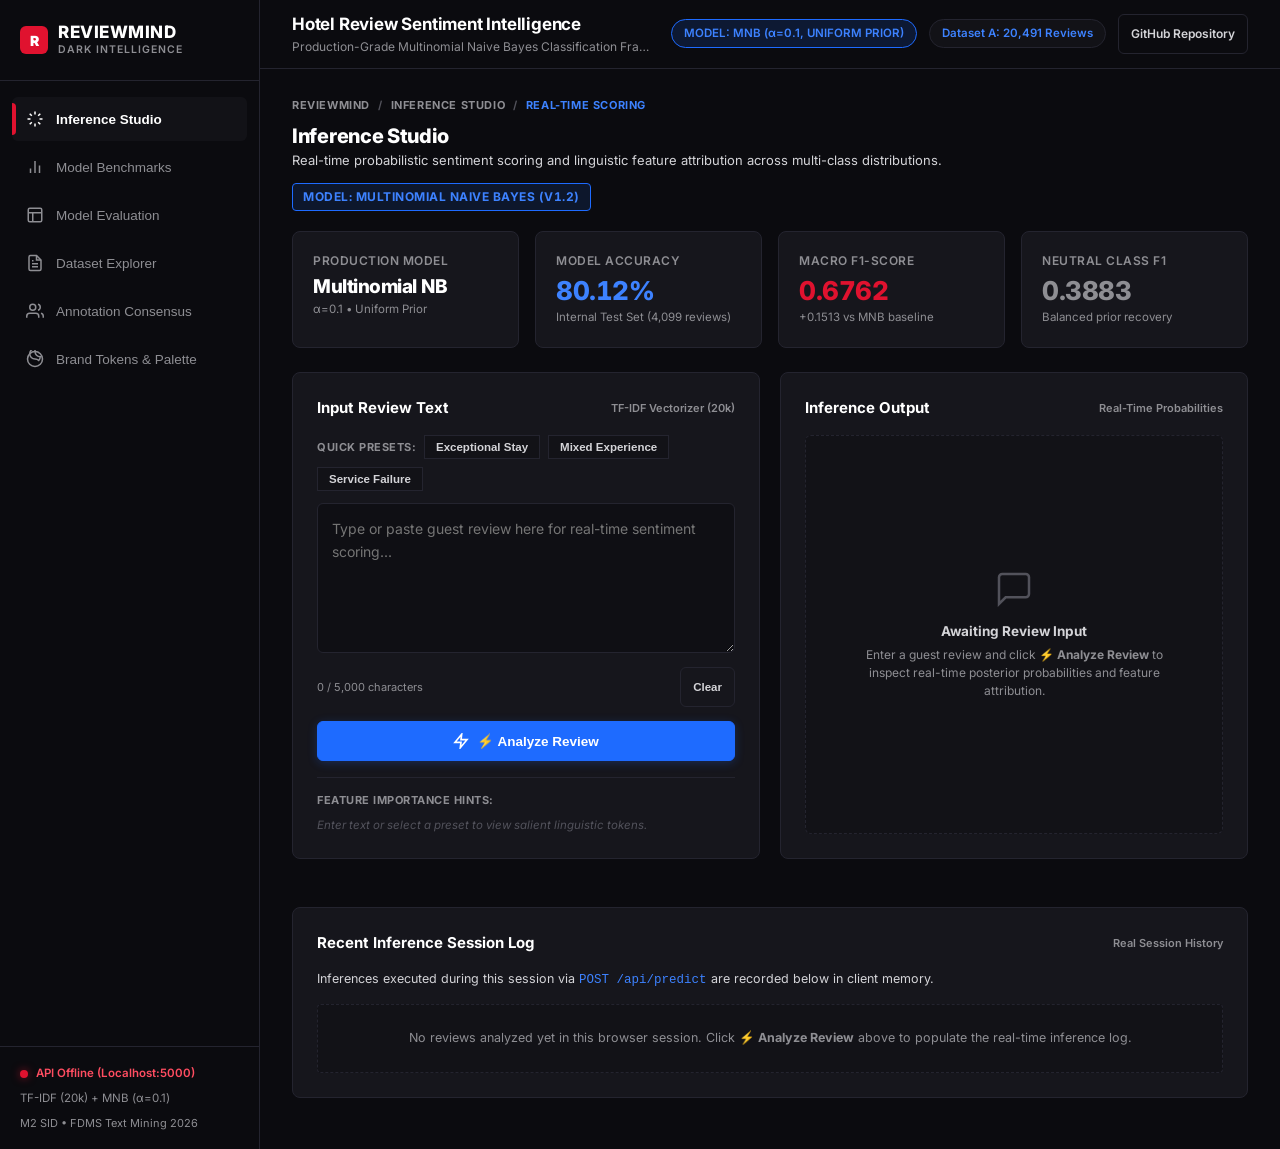
<file: index.html>
<!DOCTYPE html>
<html lang="en">
<head>
  <meta charset="UTF-8">
  <meta http-equiv="refresh" content="0; url=web/index.html">
  <title>ReviewMind — Dark Intelligence</title>
  <script>
    window.location.href = "web/index.html";
  </script>
</head>
<body style="background-color: #0B0B0F; color: #FFFFFF; font-family: sans-serif; display: flex; align-items: center; justify-content: center; height: 100vh; margin: 0;">
  <p>Redirecting to <a href="web/index.html" style="color: #1E6BFF;">ReviewMind Dashboard</a>...</p>
</body>
</html>
</file>
<file: web/styles/theme.css>
/* ==========================================================================
   ReviewMind — DARK INTELLIGENCE Design System & Responsive Framework
   Exact Brand Palette:
     BLACK : #0B0B0F (~75% Dominant Surface)
     BLUE  : #1E6BFF (~15% Secondary Accent)
     RED   : #E0122F (~10% Complementary Accent)
     NEUTRAL GRAY: #8E8E93 (Readable metadata, neutral sentiment)
     WHITE : #FFFFFF (Primary high-contrast text)
   WCAG 2.1 AA Compliance Verified.
   ========================================================================== */

:root {
  /* Brand Core Hex Codes */
  --rm-black: #0B0B0F;
  --rm-blue: #1E6BFF;
  --rm-blue-hover: #1657D9;
  --rm-red: #E0122F;
  --rm-red-hover: #C00F27;

  /* WCAG AA High-Contrast Text Variants for Small Elements on Dark */
  --rm-red-accessible: #FF4D61;
  --rm-blue-accessible: #3D82FF;

  /* Neutral Tone Tokens */
  --rm-gray-muted: #8E8E93;
  --rm-gray-subtle: #52525B;
  --rm-white: #FFFFFF;

  /* Surfaces & Structural Hierarchy */
  --rm-bg-main: #0B0B0F;
  --rm-bg-sidebar: #0B0B0F;
  --rm-bg-surface: #121217;
  --rm-bg-card: #16161C;
  --rm-bg-card-hover: #1B1B23;
  --rm-bg-input: #0F0F14;
  --rm-bg-elevated: #1F1F28;

  /* Borders & Dividers */
  --rm-border-default: #24242F;
  --rm-border-subtle: #1C1C24;
  --rm-border-focus: #1E6BFF;
  --rm-border-active: #E0122F;

  /* Typography */
  --rm-text-primary: #FFFFFF;
  --rm-text-secondary: #D4D4D8;
  --rm-text-muted: #8E8E93;
  --rm-text-dim: #52525B;

  /* Interactive Elements */
  --rm-btn-primary-bg: #E0122F;
  --rm-btn-primary-hover: #C00F27;
  --rm-btn-primary-text: #FFFFFF;

  --rm-btn-secondary-bg: #1E6BFF;
  --rm-btn-secondary-hover: #1657D9;
  --rm-btn-secondary-text: #FFFFFF;

  --rm-link-color: #1E6BFF;
  --rm-link-hover: #4D8BFF;

  --rm-nav-active: #E0122F;
  --rm-nav-hover: #1E6BFF;

  /* Sentiment Status Classes */
  --rm-sentiment-pos: #1E6BFF;
  --rm-sentiment-pos-bg: rgba(30, 107, 255, 0.12);
  --rm-sentiment-neu: #8E8E93;
  --rm-sentiment-neu-bg: rgba(142, 142, 147, 0.12);
  --rm-sentiment-neg: #E0122F;
  --rm-sentiment-neg-bg: rgba(224, 18, 47, 0.12);

  /* Fluid Spacing & Dimensions */
  --sidebar-width: 260px;
  --topbar-height: 64px;
  --space-xxs: 4px;
  --space-xs: 8px;
  --space-sm: 12px;
  --space-md: 16px;
  --space-lg: 24px;
  --space-xl: 32px;
  --radius-sm: 4px;
  --radius-md: 6px;
  --radius-lg: 8px;
}

/* Base Document Reset */
*, *::before, *::after {
  box-sizing: border-box;
  margin: 0;
  padding: 0;
}

html {
  font-size: 16px;
  -webkit-text-size-adjust: 100%;
}

body {
  background-color: var(--rm-bg-main);
  color: var(--rm-text-primary);
  font-family: 'Inter', -apple-system, BlinkMacSystemFont, 'Segoe UI', Roboto, sans-serif;
  line-height: 1.5;
  -webkit-font-smoothing: antialiased;
  min-height: 100vh;
  overflow-x: hidden;
}

/* Accessibility Focus Visible */
:focus-visible {
  outline: 2px solid var(--rm-blue);
  outline-offset: 2px;
}

button:focus-visible,
a:focus-visible,
input:focus-visible,
textarea:focus-visible {
  outline: 2px solid var(--rm-blue);
  outline-offset: 2px;
}

/* Tabular Numbers for Numerical and Metric Consistency */
.stat-value,
.benchmark-table,
.matrix-table,
.badge-sentiment,
.confidence-val,
.code-num {
  font-variant-numeric: tabular-nums;
}

/* Screen Reader Utility */
.sr-only {
  position: absolute;
  width: 1px;
  height: 1px;
  padding: 0;
  margin: -1px;
  overflow: hidden;
  clip: rect(0, 0, 0, 0);
  white-space: nowrap;
  border: 0;
}

/* ==========================================================================
   LAYOUT STRUCTURE
   ========================================================================== */
.app-container {
  display: flex;
  min-height: 100vh;
  position: relative;
  width: 100%;
}

/* Mobile Backdrop */
.sidebar-backdrop {
  position: fixed;
  top: 0;
  left: 0;
  right: 0;
  bottom: 0;
  background-color: rgba(11, 11, 15, 0.78);
  backdrop-filter: blur(4px);
  -webkit-backdrop-filter: blur(4px);
  z-index: 998;
  opacity: 0;
  pointer-events: none;
  transition: opacity 0.25s ease;
}

.sidebar-backdrop.active {
  opacity: 1;
  pointer-events: auto;
}

/* SIDEBAR */
.sidebar {
  width: var(--sidebar-width);
  background-color: var(--rm-bg-sidebar);
  border-right: 1px solid var(--rm-border-default);
  display: flex;
  flex-direction: column;
  flex-shrink: 0;
  z-index: 999;
}

.main-content {
  flex: 1;
  min-width: 0; /* Critical: allows flex children to shrink below content width */
  background-color: var(--rm-bg-main);
  display: flex;
  flex-direction: column;
  overflow-y: auto;
}

/* Brand Header in Sidebar */
.sidebar-header {
  padding: 22px 20px;
  border-bottom: 1px solid var(--rm-border-default);
  display: flex;
  align-items: center;
  justify-content: space-between;
}

.brand-badge {
  display: inline-flex;
  align-items: center;
  gap: 10px;
}

.brand-logo-mark {
  width: 28px;
  height: 28px;
  background: var(--rm-red);
  border-radius: var(--radius-md);
  display: flex;
  align-items: center;
  justify-content: center;
  font-weight: 900;
  font-size: 14px;
  color: #FFFFFF;
  letter-spacing: -0.5px;
  flex-shrink: 0;
}

.brand-title {
  font-size: 17px;
  font-weight: 800;
  letter-spacing: 0.5px;
  color: var(--rm-text-primary);
  line-height: 1.2;
}

.brand-subtitle {
  font-size: 10.5px;
  font-weight: 600;
  letter-spacing: 1px;
  color: var(--rm-text-muted);
  text-transform: uppercase;
}

/* Mobile Sidebar Close Button */
.btn-sidebar-close {
  display: none;
  align-items: center;
  justify-content: center;
  width: 36px;
  height: 36px;
  border-radius: var(--radius-md);
  background: transparent;
  border: 1px solid var(--rm-border-default);
  color: var(--rm-text-muted);
  cursor: pointer;
  transition: all 0.15s ease;
  flex-shrink: 0;
}

.btn-sidebar-close:hover {
  color: var(--rm-white);
  border-color: var(--rm-red);
  background-color: var(--rm-bg-surface);
}

/* Navigation Links */
.nav-menu {
  padding: 16px 12px;
  display: flex;
  flex-direction: column;
  gap: 4px;
}

.nav-item {
  display: flex;
  align-items: center;
  gap: 12px;
  padding: 10px 14px;
  min-height: 44px; /* Accessible Touch Target */
  color: var(--rm-text-muted);
  text-decoration: none;
  font-size: 13.5px;
  font-weight: 500;
  border-radius: var(--radius-md);
  cursor: pointer;
  transition: all 0.15s ease-in-out;
  position: relative;
  background: transparent;
  border: none;
  width: 100%;
  text-align: left;
}

.nav-item svg {
  flex-shrink: 0;
}

.nav-item:hover {
  color: var(--rm-white);
  background-color: var(--rm-bg-surface);
}

.nav-item.active {
  color: var(--rm-white);
  background-color: var(--rm-bg-surface);
  font-weight: 600;
}

.nav-item.active::before {
  content: '';
  position: absolute;
  left: 0;
  top: 6px;
  bottom: 6px;
  width: 3.5px;
  background-color: var(--rm-nav-active);
  border-radius: 0 4px 4px 0;
}

/* Sidebar Footer */
.sidebar-footer {
  margin-top: auto;
  padding: 18px 20px;
  border-top: 1px solid var(--rm-border-default);
  font-size: 11.5px;
  color: var(--rm-text-muted);
}

.status-indicator {
  display: flex;
  align-items: center;
  gap: 8px;
  margin-bottom: 8px;
}

.status-dot {
  width: 8px;
  height: 8px;
  border-radius: 50%;
  background-color: var(--rm-blue);
  flex-shrink: 0;
}

/* ==========================================================================
   TOP BAR & HEADER
   ========================================================================== */
.top-bar {
  min-height: var(--topbar-height);
  border-bottom: 1px solid var(--rm-border-default);
  padding: 12px 32px;
  display: flex;
  align-items: center;
  justify-content: space-between;
  background-color: var(--rm-bg-main);
  gap: 16px;
  position: sticky;
  top: 0;
  z-index: 100;
}

.top-bar-left {
  display: flex;
  align-items: center;
  min-width: 0;
}

.top-bar-actions {
  display: flex;
  align-items: center;
  gap: 12px;
  flex-shrink: 0;
}

/* Mobile Menu Toggle (Hamburger) */
.btn-menu-toggle {
  display: none;
  align-items: center;
  justify-content: center;
  width: 40px;
  height: 40px;
  min-width: 40px;
  border-radius: var(--radius-md);
  background: transparent;
  border: 1px solid var(--rm-border-default);
  color: var(--rm-text-primary);
  cursor: pointer;
  margin-right: 12px;
  flex-shrink: 0;
  transition: all 0.15s ease;
}

.btn-menu-toggle:hover {
  background-color: var(--rm-bg-surface);
  border-color: var(--rm-blue);
}

.page-title-wrap {
  min-width: 0;
}

.page-title-wrap h1 {
  font-size: 17px;
  font-weight: 700;
  letter-spacing: -0.2px;
  white-space: nowrap;
  overflow: hidden;
  text-overflow: ellipsis;
}

.page-title-wrap p {
  font-size: 12px;
  color: var(--rm-text-muted);
  white-space: nowrap;
  overflow: hidden;
  text-overflow: ellipsis;
}

.badge-model-version {
  background-color: var(--rm-bg-surface);
  border: 1px solid var(--rm-border-default);
  color: var(--rm-blue-accessible);
  font-size: 11.5px;
  font-weight: 600;
  padding: 5px 12px;
  border-radius: 20px;
  white-space: nowrap;
}

/* ==========================================================================
   MAIN DASHBOARD CONTENT
   ========================================================================== */
.content-body {
  padding: 28px 32px;
  max-width: 1360px;
  width: 100%;
  margin: 0 auto;
}

/* Cards & Surfaces */
.card {
  background-color: var(--rm-bg-card);
  border: 1px solid var(--rm-border-default);
  border-radius: var(--radius-lg);
  padding: 24px;
  margin-bottom: 24px;
  overflow: hidden; /* Prevent internal blowouts */
}

.card-title {
  font-size: 15px;
  font-weight: 700;
  margin-bottom: 16px;
  color: var(--rm-text-primary);
  display: flex;
  align-items: center;
  justify-content: space-between;
  flex-wrap: wrap;
  gap: 10px;
}

/* ==========================================================================
   BUTTONS & TOUCH TARGETS
   ========================================================================== */
.btn {
  display: inline-flex;
  align-items: center;
  justify-content: center;
  gap: 8px;
  font-size: 13.5px;
  font-weight: 600;
  padding: 9px 18px;
  min-height: 40px;
  border-radius: var(--radius-md);
  cursor: pointer;
  transition: all 0.15s ease;
  border: none;
  text-decoration: none;
  white-space: nowrap;
}

.btn-primary {
  background-color: var(--rm-btn-primary-bg);
  color: var(--rm-btn-primary-text);
}

.btn-primary:hover {
  background-color: var(--rm-btn-primary-hover);
}

.btn-secondary {
  background-color: var(--rm-btn-secondary-bg);
  color: var(--rm-btn-secondary-text);
}

.btn-secondary:hover {
  background-color: var(--rm-btn-secondary-hover);
}

.btn-outline {
  background-color: transparent;
  border: 1px solid var(--rm-border-default);
  color: var(--rm-text-secondary);
}

.btn-outline:hover {
  border-color: var(--rm-blue);
  color: var(--rm-white);
  background-color: var(--rm-bg-surface);
}

/* Sample Toolbar in Inference Studio */
.sample-toolbar {
  display: flex;
  align-items: center;
  flex-wrap: wrap;
  gap: 8px;
  margin-bottom: 14px;
}

.sample-toolbar-label {
  font-size: 11.5px;
  font-weight: 600;
  color: var(--rm-text-muted);
  text-transform: uppercase;
  letter-spacing: 0.5px;
  margin-right: 4px;
}

.action-button-row {
  display: flex;
  gap: 12px;
  margin-top: 16px;
  flex-wrap: wrap;
}

/* ==========================================================================
   INPUTS & TEXTAREAS
   ========================================================================== */
.textarea-input {
  width: 100%;
  background-color: var(--rm-bg-input);
  border: 1px solid var(--rm-border-default);
  border-radius: var(--radius-md);
  padding: 14px;
  color: var(--rm-text-primary);
  font-size: 14px;
  line-height: 1.6;
  resize: vertical;
  min-height: 120px;
  outline: none;
  font-family: inherit;
  transition: border-color 0.15s ease;
}

.textarea-input:focus {
  border-color: var(--rm-blue);
}

.search-input {
  background-color: var(--rm-bg-input);
  border: 1px solid var(--rm-border-default);
  border-radius: var(--radius-md);
  padding: 9px 14px;
  min-height: 40px;
  color: var(--rm-text-primary);
  font-size: 13px;
  outline: none;
  width: 100%;
  max-width: 320px;
  transition: border-color 0.15s ease;
}

.search-input:focus {
  border-color: var(--rm-blue);
}

/* ==========================================================================
   SENTIMENT BADGES
   ========================================================================== */
.badge-sentiment {
  display: inline-flex;
  align-items: center;
  gap: 6px;
  padding: 4px 10px;
  border-radius: var(--radius-sm);
  font-size: 12px;
  font-weight: 700;
  text-transform: uppercase;
  letter-spacing: 0.5px;
  white-space: nowrap;
}

.badge-positive {
  color: var(--rm-blue-accessible);
  background-color: var(--rm-sentiment-pos-bg);
  border: 1px solid var(--rm-sentiment-pos);
}

.badge-neutral {
  color: var(--rm-sentiment-neu);
  background-color: var(--rm-sentiment-neu-bg);
  border: 1px solid var(--rm-sentiment-neu);
}

.badge-negative {
  color: var(--rm-red-accessible);
  background-color: var(--rm-sentiment-neg-bg);
  border: 1px solid var(--rm-sentiment-neg);
}

/* Active filter state */
.active-filter {
  background-color: var(--rm-red) !important;
  color: #FFFFFF !important;
  border-color: var(--rm-red) !important;
}

/* ==========================================================================
   PROGRESS BARS
   ========================================================================== */
.confidence-track {
  width: 100%;
  height: 8px;
  background-color: var(--rm-bg-surface);
  border-radius: 4px;
  overflow: hidden;
  margin-top: 6px;
  border: 1px solid var(--rm-border-subtle);
}

.confidence-fill-pos {
  height: 100%;
  background-color: var(--rm-blue);
  border-radius: 4px;
  transition: width 0.3s ease;
}

.confidence-fill-neu {
  height: 100%;
  background-color: var(--rm-gray-muted);
  border-radius: 4px;
  transition: width 0.3s ease;
}

.confidence-fill-neg {
  height: 100%;
  background-color: var(--rm-red);
  border-radius: 4px;
  transition: width 0.3s ease;
}

/* ==========================================================================
   RESPONSIVE DATA TABLES
   ========================================================================== */
.table-responsive {
  width: 100%;
  overflow-x: auto;
  -webkit-overflow-scrolling: touch;
  border: 1px solid var(--rm-border-default);
  border-radius: var(--radius-md);
  margin-top: 14px;
  background-color: var(--rm-bg-surface);
}

/* Benchmark Table */
.benchmark-table {
  width: 100%;
  min-width: 680px;
  border-collapse: collapse;
  text-align: left;
  font-size: 13.5px;
}

.benchmark-table th {
  padding: 12px 16px;
  background-color: var(--rm-bg-surface);
  color: var(--rm-text-muted);
  font-weight: 600;
  border-bottom: 1px solid var(--rm-border-default);
  font-size: 12px;
  text-transform: uppercase;
  letter-spacing: 0.5px;
  white-space: nowrap;
}

.benchmark-table td {
  padding: 13px 16px;
  border-bottom: 1px solid var(--rm-border-subtle);
  color: var(--rm-text-secondary);
  white-space: nowrap;
}

.benchmark-table tr:hover td {
  background-color: var(--rm-bg-card-hover);
}

.benchmark-table tr.champion td {
  background-color: rgba(224, 18, 47, 0.06);
  font-weight: 600;
}

.benchmark-table tr.champion td:first-child {
  border-left: 3px solid var(--rm-red);
}

/* Matrix Table */
.matrix-table {
  width: 100%;
  min-width: 520px;
  border-collapse: collapse;
  font-size: 13px;
  margin: 0;
}

.matrix-table th, .matrix-table td {
  padding: 12px 14px;
  border: 1px solid var(--rm-border-default);
  text-align: center;
  white-space: nowrap;
}

.matrix-table th {
  background-color: var(--rm-bg-surface);
  color: var(--rm-text-muted);
  font-weight: 600;
  font-size: 12px;
  text-transform: uppercase;
}

.matrix-diag {
  background-color: rgba(30, 107, 255, 0.14);
  font-weight: 700;
  color: #FFFFFF;
}

/* Sticky First Column on Mobile/Tablet Horizontal Scroll */
.table-responsive th:first-child,
.table-responsive td:first-child {
  position: sticky;
  left: 0;
  background-color: var(--rm-bg-surface);
  z-index: 2;
  box-shadow: 2px 0 6px rgba(0, 0, 0, 0.45);
}

.benchmark-table tr.champion td:first-child {
  background-color: #171317;
}

/* ==========================================================================
   METRIC STATS GRID
   ========================================================================== */
.metric-grid {
  display: grid;
  grid-template-columns: repeat(auto-fit, minmax(min(220px, 100%), 1fr));
  gap: 16px;
  margin-bottom: 24px;
}

.stat-card {
  background-color: var(--rm-bg-card);
  border: 1px solid var(--rm-border-default);
  border-radius: var(--radius-lg);
  padding: 20px;
  min-width: 0;
}

.stat-label {
  font-size: 12px;
  font-weight: 600;
  color: var(--rm-text-muted);
  text-transform: uppercase;
  letter-spacing: 0.5px;
  margin-bottom: 6px;
}

.stat-value {
  font-size: 26px;
  font-weight: 800;
  letter-spacing: -0.5px;
  color: var(--rm-text-primary);
  line-height: 1.15;
}

.stat-subtext {
  font-size: 11.5px;
  color: var(--rm-text-muted);
  margin-top: 4px;
}

/* ==========================================================================
   DATASET B TOOLBAR & CARDS
   ========================================================================== */
.dataset-toolbar {
  display: flex;
  justify-content: space-between;
  align-items: center;
  flex-wrap: wrap;
  gap: 12px;
  margin-bottom: 16px;
}

.dataset-filter-group {
  display: flex;
  gap: 8px;
  flex-wrap: wrap;
}

.dataset-search-group {
  display: flex;
  gap: 8px;
  align-items: center;
  width: 100%;
  max-width: 320px;
}

.review-item-card {
  background-color: var(--rm-bg-surface);
  border: 1px solid var(--rm-border-default);
  border-radius: var(--radius-md);
  padding: 16px;
  margin-bottom: 12px;
}

.review-item-card:hover {
  border-color: var(--rm-border-subtle);
  background-color: var(--rm-bg-card-hover);
}

.dataset-pagination-container {
  display: flex;
  justify-content: space-between;
  align-items: center;
  margin-top: 16px;
  padding-top: 16px;
  border-top: 1px solid var(--rm-border-default);
  flex-wrap: wrap;
  gap: 12px;
}

/* Color Swatches in Design System Tab */
.color-swatch {
  width: 100%;
  height: 70px;
  border-radius: var(--radius-md);
  display: flex;
  flex-direction: column;
  justify-content: flex-end;
  padding: 10px;
  font-family: 'JetBrains Mono', monospace;
  font-size: 11px;
  font-weight: 700;
  border: 1px solid var(--rm-border-default);
}

/* Spinner */
.spinner {
  display: inline-block;
  width: 20px;
  height: 20px;
  border: 2px solid var(--rm-border-default);
  border-top-color: var(--rm-blue);
  border-radius: 50%;
  animation: spin 0.8s linear infinite;
}

@keyframes spin {
  to { transform: rotate(360deg); }
}

/* ==========================================================================
   RESPONSIVE MEDIA QUERIES
   5 Target Categories:
     1. Grand écran : 1920 px+
     2. Laptop : 1024–1440 px (base layout)
     3. Tablette : 768–1023 px
     4. Mobile standard : 390–430 px
     5. Petit mobile : 320–375 px
   ========================================================================== */

/* 1. Grand écran (1920px+) */
@media (min-width: 1920px) {
  .content-body {
    max-width: 1480px;
    padding: 36px 40px;
  }

  .top-bar {
    padding: 14px 40px;
  }

  .stat-value {
    font-size: 28px;
  }
}

/* 2. Tablette & Petit Laptop (<= 1023px) */
@media (max-width: 1023px) {
  .btn-menu-toggle {
    display: inline-flex;
  }

  .btn-sidebar-close {
    display: inline-flex;
  }

  .sidebar {
    position: fixed;
    top: 0;
    left: 0;
    bottom: 0;
    width: 280px;
    max-width: 85vw;
    z-index: 1000;
    transform: translateX(-100%);
    transition: transform 0.25s cubic-bezier(0.16, 1, 0.3, 1);
    box-shadow: 4px 0 24px rgba(0, 0, 0, 0.7);
  }

  .sidebar.open {
    transform: translateX(0);
  }

  .top-bar {
    padding: 10px 20px;
  }

  .content-body {
    padding: 24px 20px;
  }

  .metric-grid {
    grid-template-columns: repeat(2, 1fr);
    gap: 14px;
  }
}

/* 3. Mobile Standard (<= 767px) */
@media (max-width: 767px) {
  .top-bar {
    min-height: 56px;
    padding: 8px 14px;
    display: flex;
    align-items: center;
    justify-content: space-between;
    flex-wrap: nowrap;
    gap: 8px;
  }

  .top-bar-left {
    display: flex;
    align-items: center;
    min-width: 0;
    flex: 1;
  }

  .page-title-wrap {
    min-width: 0;
  }

  .page-title-wrap h1 {
    font-size: 14.5px;
    white-space: nowrap;
    overflow: hidden;
    text-overflow: ellipsis;
  }

  /* Hide long subtitle on mobile viewports for compact executive app bar */
  .page-title-wrap p {
    display: none;
  }

  .top-bar-actions {
    display: flex;
    align-items: center;
    gap: 8px;
    flex-shrink: 0;
    padding-left: 0;
    width: auto;
  }

  /* Hide secondary dataset badge on mobile screens to prioritize GitHub link */
  .badge-model-version {
    display: none !important;
  }

  .top-bar-actions a.btn {
    font-size: 11px !important;
    padding: 6px 10px !important;
    min-height: 36px;
  }

  .content-body {
    padding: 16px;
  }

  .card {
    padding: 18px 16px;
    margin-bottom: 18px;
    border-radius: var(--radius-md);
  }

  .card-title {
    font-size: 14.5px;
    flex-direction: column;
    align-items: flex-start;
    gap: 8px;
  }

  .metric-grid {
    grid-template-columns: 1fr;
    gap: 12px;
  }

  .stat-card {
    padding: 16px;
  }

  .stat-value {
    font-size: 23px;
  }

  .dataset-toolbar {
    flex-direction: column;
    align-items: stretch;
  }

  .dataset-search-group {
    max-width: 100%;
  }

  .search-input {
    max-width: 100%;
  }

  .action-button-row {
    flex-direction: column;
  }

  .action-button-row .btn {
    width: 100%;
  }

  .dataset-pagination-container {
    flex-direction: column;
    gap: 12px;
    text-align: center;
  }

  .dataset-pagination-container button {
    width: 100%;
  }

  .dataset-pagination-container span {
    order: -1;
  }
}

/* 4. Petit Mobile (<= 480px) */
@media (max-width: 480px) {
  .top-bar {
    padding: 8px 10px;
  }

  .content-body {
    padding: 12px;
  }

  .card {
    padding: 14px 12px;
    border-radius: var(--radius-md);
  }

  .btn {
    min-height: 44px;
    font-size: 13px;
    padding: 10px 14px;
  }

  .sample-toolbar {
    gap: 6px;
  }

  .sample-toolbar .btn-sample {
    flex: 1 1 calc(50% - 6px);
    font-size: 11px;
    padding: 8px 6px;
    min-height: 40px;
    text-align: center;
  }

  .dataset-filter-group {
    width: 100%;
  }

  .dataset-filter-btn {
    flex: 1 1 calc(50% - 6px);
    font-size: 11px !important;
    padding: 8px 6px !important;
    min-height: 40px;
    text-align: center;
  }

  .page-title-wrap h1 {
    font-size: 13.5px;
  }

  .stat-value {
    font-size: 21px;
  }
}

/* 5. Accessibilité — Préférence animations réduites */
@media (prefers-reduced-motion: reduce) {
  *, *::before, *::after {
    animation-duration: 0.01ms !important;
    animation-iteration-count: 1 !important;
    transition-duration: 0.01ms !important;
    scroll-behavior: auto !important;
  }
}

/* ==========================================================================
   6. GOOGLE STITCH MOCKUP ENHANCEMENTS
   High-Fidelity Studio Grids, Heatmaps, Visualizers & Bottom Navigation
   ========================================================================== */

/* Breadcrumb Navigation */
.breadcrumb-wrap {
  display: flex;
  align-items: center;
  gap: 8px;
  font-size: 11px;
  font-weight: 700;
  text-transform: uppercase;
  letter-spacing: 0.6px;
  color: var(--rm-text-muted);
  margin-bottom: 8px;
}
.breadcrumb-separator {
  color: var(--rm-text-dim);
}
.breadcrumb-current {
  color: var(--rm-blue-accessible);
}

/* Section Header with Title & Badges */
.screen-header {
  margin-bottom: 20px;
}
.screen-header-top {
  display: flex;
  justify-content: space-between;
  align-items: flex-start;
  flex-wrap: wrap;
  gap: 12px;
  margin-bottom: 6px;
}
.screen-header h2 {
  font-size: 20px;
  font-weight: 800;
  color: var(--rm-text-primary);
  letter-spacing: -0.3px;
  margin: 0;
}
.screen-header-subtitle {
  font-size: 13px;
  color: var(--rm-text-secondary);
  line-height: 1.5;
  margin: 0;
  max-width: 900px;
}

/* 2-Column Inference Studio Grid */
.studio-grid {
  display: grid;
  grid-template-columns: 1fr 1fr;
  gap: 20px;
  align-items: stretch;
  margin-bottom: 24px;
}
@media (max-width: 960px) {
  .studio-grid {
    grid-template-columns: 1fr;
  }
}

/* Quick Presets Bar */
.presets-bar {
  display: flex;
  align-items: center;
  gap: 8px;
  flex-wrap: wrap;
  margin-bottom: 12px;
}
.presets-label {
  font-size: 11px;
  font-weight: 700;
  text-transform: uppercase;
  color: var(--rm-text-muted);
  letter-spacing: 0.5px;
}
.preset-chip {
  background-color: var(--rm-bg-surface);
  border: 1px solid var(--rm-border-default);
  color: var(--rm-text-secondary);
  font-size: 11.5px;
  font-weight: 600;
  padding: 5px 11px;
  border-radius: var(--radius-full);
  cursor: pointer;
  transition: all var(--transition-fast);
}
.preset-chip:hover {
  background-color: var(--rm-bg-elevated);
  border-color: var(--rm-blue);
  color: var(--rm-text-primary);
}

/* Character Counter */
.input-footer {
  display: flex;
  justify-content: space-between;
  align-items: center;
  margin-top: 8px;
}
.char-count {
  font-size: 11px;
  color: var(--rm-text-muted);
  font-family: var(--font-mono);
}

/* Primary CTA Button with Bolt Icon */
.btn-analyze-cta {
  background-color: var(--rm-blue);
  color: #FFFFFF;
  border: 1px solid var(--rm-blue);
  font-weight: 700;
  font-size: 13.5px;
  display: inline-flex;
  align-items: center;
  justify-content: center;
  gap: 8px;
  box-shadow: 0 2px 10px rgba(30, 107, 255, 0.25);
  transition: all var(--transition-normal);
}
.btn-analyze-cta:hover {
  background-color: var(--rm-blue-hover);
  border-color: var(--rm-blue-hover);
  box-shadow: 0 4px 16px rgba(30, 107, 255, 0.4);
}

/* Output Card Layout */
.output-placeholder {
  display: flex;
  flex-direction: column;
  align-items: center;
  justify-content: center;
  text-align: center;
  height: 100%;
  min-height: 280px;
  padding: 32px 20px;
  background-color: var(--rm-bg-surface);
  border: 1px dashed var(--rm-border-default);
  border-radius: var(--radius-md);
}

/* Salient N-Grams Pills */
.feature-pill {
  display: inline-flex;
  align-items: center;
  gap: 6px;
  background-color: var(--rm-bg-card);
  border: 1px solid var(--rm-border-default);
  border-radius: var(--radius-full);
  padding: 4px 10px;
  font-size: 11.5px;
  font-family: var(--font-mono);
  color: var(--rm-text-secondary);
}
.feature-pill-weight {
  color: var(--rm-blue-accessible);
  font-weight: 700;
}

/* Metadata Box */
.metadata-strip {
  display: grid;
  grid-template-columns: repeat(auto-fit, minmax(130px, 1fr));
  gap: 10px;
  margin-top: 18px;
  padding: 12px 16px;
  background-color: var(--rm-bg-input);
  border: 1px solid var(--rm-border-subtle);
  border-radius: var(--radius-sm);
}
.metadata-item-label {
  font-size: 10px;
  text-transform: uppercase;
  letter-spacing: 0.5px;
  color: var(--rm-text-muted);
  font-weight: 700;
}
.metadata-item-value {
  font-size: 12px;
  color: var(--rm-text-primary);
  font-weight: 600;
  margin-top: 2px;
  font-family: var(--font-mono);
}

/* Recent Inference Session Table */
.recent-log-wrap {
  margin-top: 24px;
}
.log-table {
  width: 100%;
  border-collapse: collapse;
  font-size: 12.5px;
}
.log-table th {
  background-color: var(--rm-bg-surface);
  color: var(--rm-text-muted);
  font-weight: 700;
  font-size: 11px;
  text-transform: uppercase;
  letter-spacing: 0.5px;
  padding: 10px 14px;
  border-bottom: 1px solid var(--rm-border-default);
  text-align: left;
}
.log-table td {
  padding: 12px 14px;
  border-bottom: 1px solid var(--rm-border-subtle);
  color: var(--rm-text-secondary);
}
.log-table tr:hover td {
  background-color: rgba(255, 255, 255, 0.02);
}

/* Confusion Matrix Heatmap */
.heatmap-cell-diag {
  background-color: rgba(30, 107, 255, 0.22) !important;
  color: #FFFFFF !important;
  font-weight: 700 !important;
  border: 1px solid rgba(30, 107, 255, 0.45) !important;
}
.heatmap-cell-err {
  background-color: rgba(224, 18, 47, 0.12) !important;
  color: #FFB3BA !important;
  border: 1px solid rgba(224, 18, 47, 0.3) !important;
}
.heatmap-cell-zero {
  color: var(--rm-text-dim) !important;
}

/* Comparative Bar Visualizer */
.visualizer-list {
  display: flex;
  flex-direction: column;
  gap: 16px;
  margin: 16px 0;
}
.visualizer-item-header {
  display: flex;
  justify-content: space-between;
  align-items: center;
  font-size: 12.5px;
  font-weight: 600;
  margin-bottom: 6px;
}
.visualizer-track {
  height: 10px;
  background-color: var(--rm-bg-input);
  border-radius: var(--radius-full);
  overflow: hidden;
  border: 1px solid var(--rm-border-subtle);
}
.visualizer-fill-primary {
  height: 100%;
  background-color: var(--rm-blue);
  border-radius: var(--radius-full);
  transition: width 0.6s cubic-bezier(0.16, 1, 0.3, 1);
}
.visualizer-fill-slate {
  height: 100%;
  background-color: #3F3F46;
  border-radius: var(--radius-full);
  transition: width 0.6s cubic-bezier(0.16, 1, 0.3, 1);
}

/* Pipeline 4-Stage Cards */
.pipeline-grid {
  display: grid;
  grid-template-columns: repeat(auto-fit, minmax(220px, 1fr));
  gap: 14px;
  margin-bottom: 24px;
}
.stage-card {
  background-color: var(--rm-bg-surface);
  border: 1px solid var(--rm-border-default);
  border-radius: var(--radius-md);
  padding: 16px;
  position: relative;
  transition: border-color var(--transition-fast);
}
.stage-card.completed {
  border-left: 3px solid var(--rm-blue);
}
.stage-card.in-progress {
  border-left: 3px solid var(--rm-red);
}
.stage-card.pending {
  border-left: 3px solid var(--rm-gray-subtle);
}
.stage-num {
  font-size: 10px;
  font-weight: 800;
  text-transform: uppercase;
  letter-spacing: 0.8px;
  color: var(--rm-text-muted);
  margin-bottom: 4px;
}
.stage-title {
  font-size: 14px;
  font-weight: 700;
  color: var(--rm-text-primary);
  margin-bottom: 6px;
}
.stage-desc {
  font-size: 12px;
  color: var(--rm-text-secondary);
  line-height: 1.45;
}

/* Mobile Bottom Navigation Bar */
.bottom-nav {
  display: none;
  position: fixed;
  bottom: 0;
  left: 0;
  right: 0;
  height: 60px;
  background-color: #0B0B0F;
  border-top: 1px solid var(--rm-border-default);
  z-index: 1000;
  justify-content: space-around;
  align-items: center;
  padding: 0 6px;
  backdrop-filter: blur(12px);
  -webkit-backdrop-filter: blur(12px);
}
@media (max-width: 768px) {
  .bottom-nav {
    display: flex;
  }
  .main-content {
    padding-bottom: 72px;
  }
}
.bottom-nav-item {
  display: flex;
  flex-direction: column;
  align-items: center;
  justify-content: center;
  gap: 4px;
  font-size: 10px;
  font-weight: 600;
  color: var(--rm-text-muted);
  background: none;
  border: none;
  padding: 6px 4px;
  cursor: pointer;
  flex: 1;
  text-align: center;
  transition: color var(--transition-fast);
}
.bottom-nav-item svg {
  stroke: currentColor;
}
.bottom-nav-item:hover {
  color: var(--rm-text-primary);
}
.bottom-nav-item.active {
  color: var(--rm-blue-accessible);
  font-weight: 700;
}
.bottom-nav-item.active svg {
  stroke: var(--rm-blue-accessible);
}
</file>
